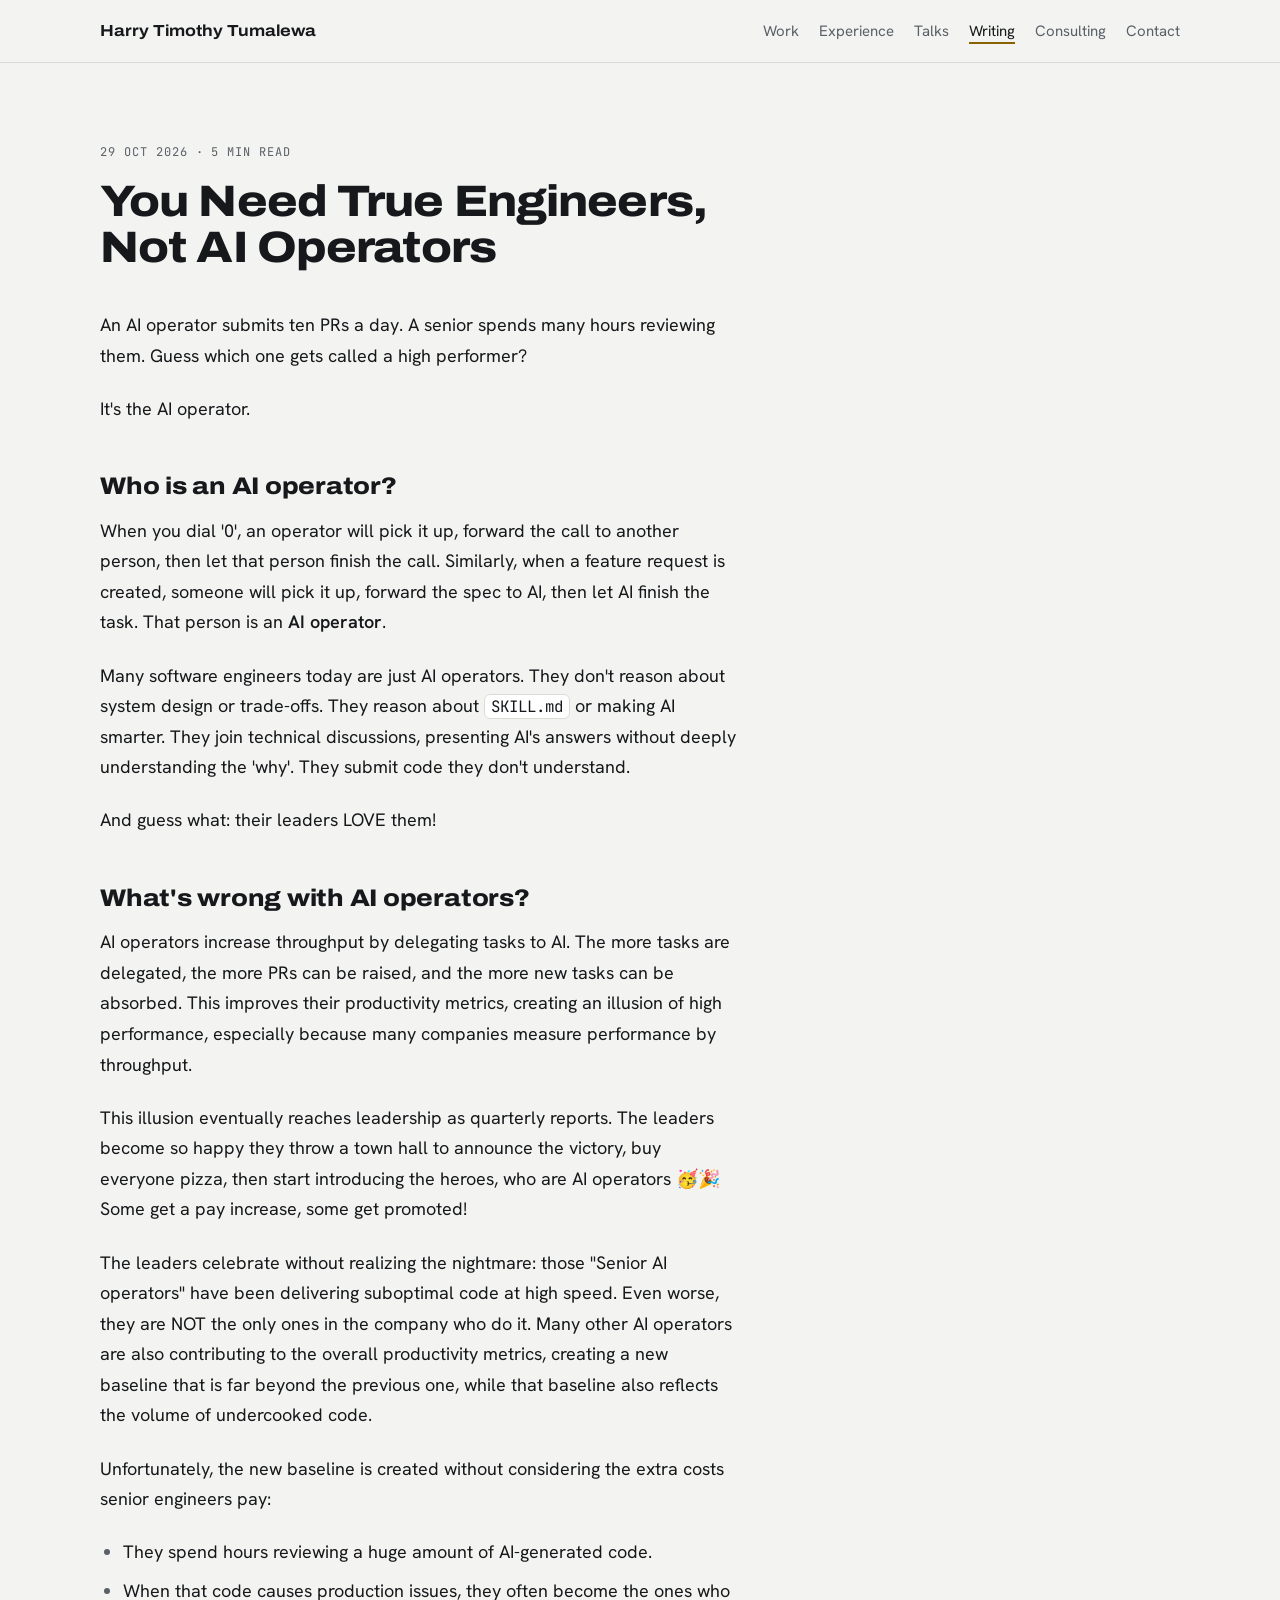
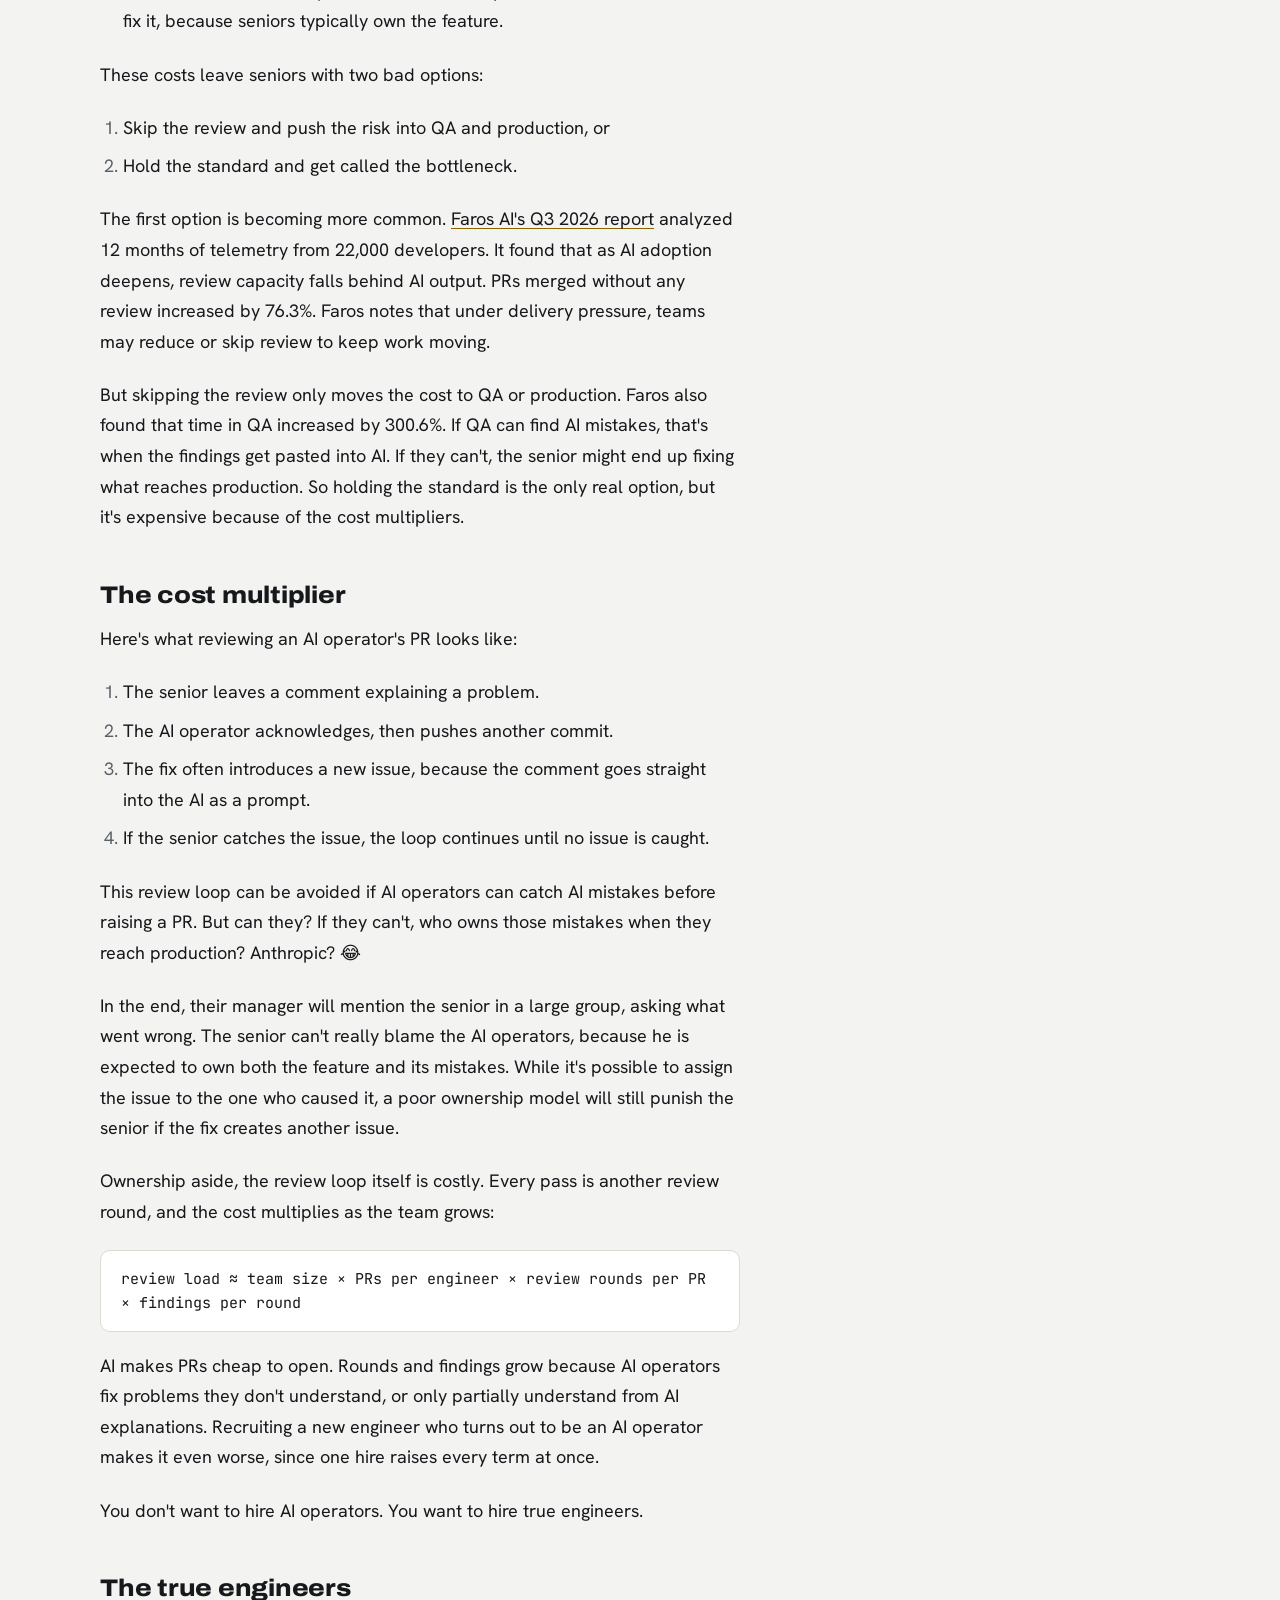
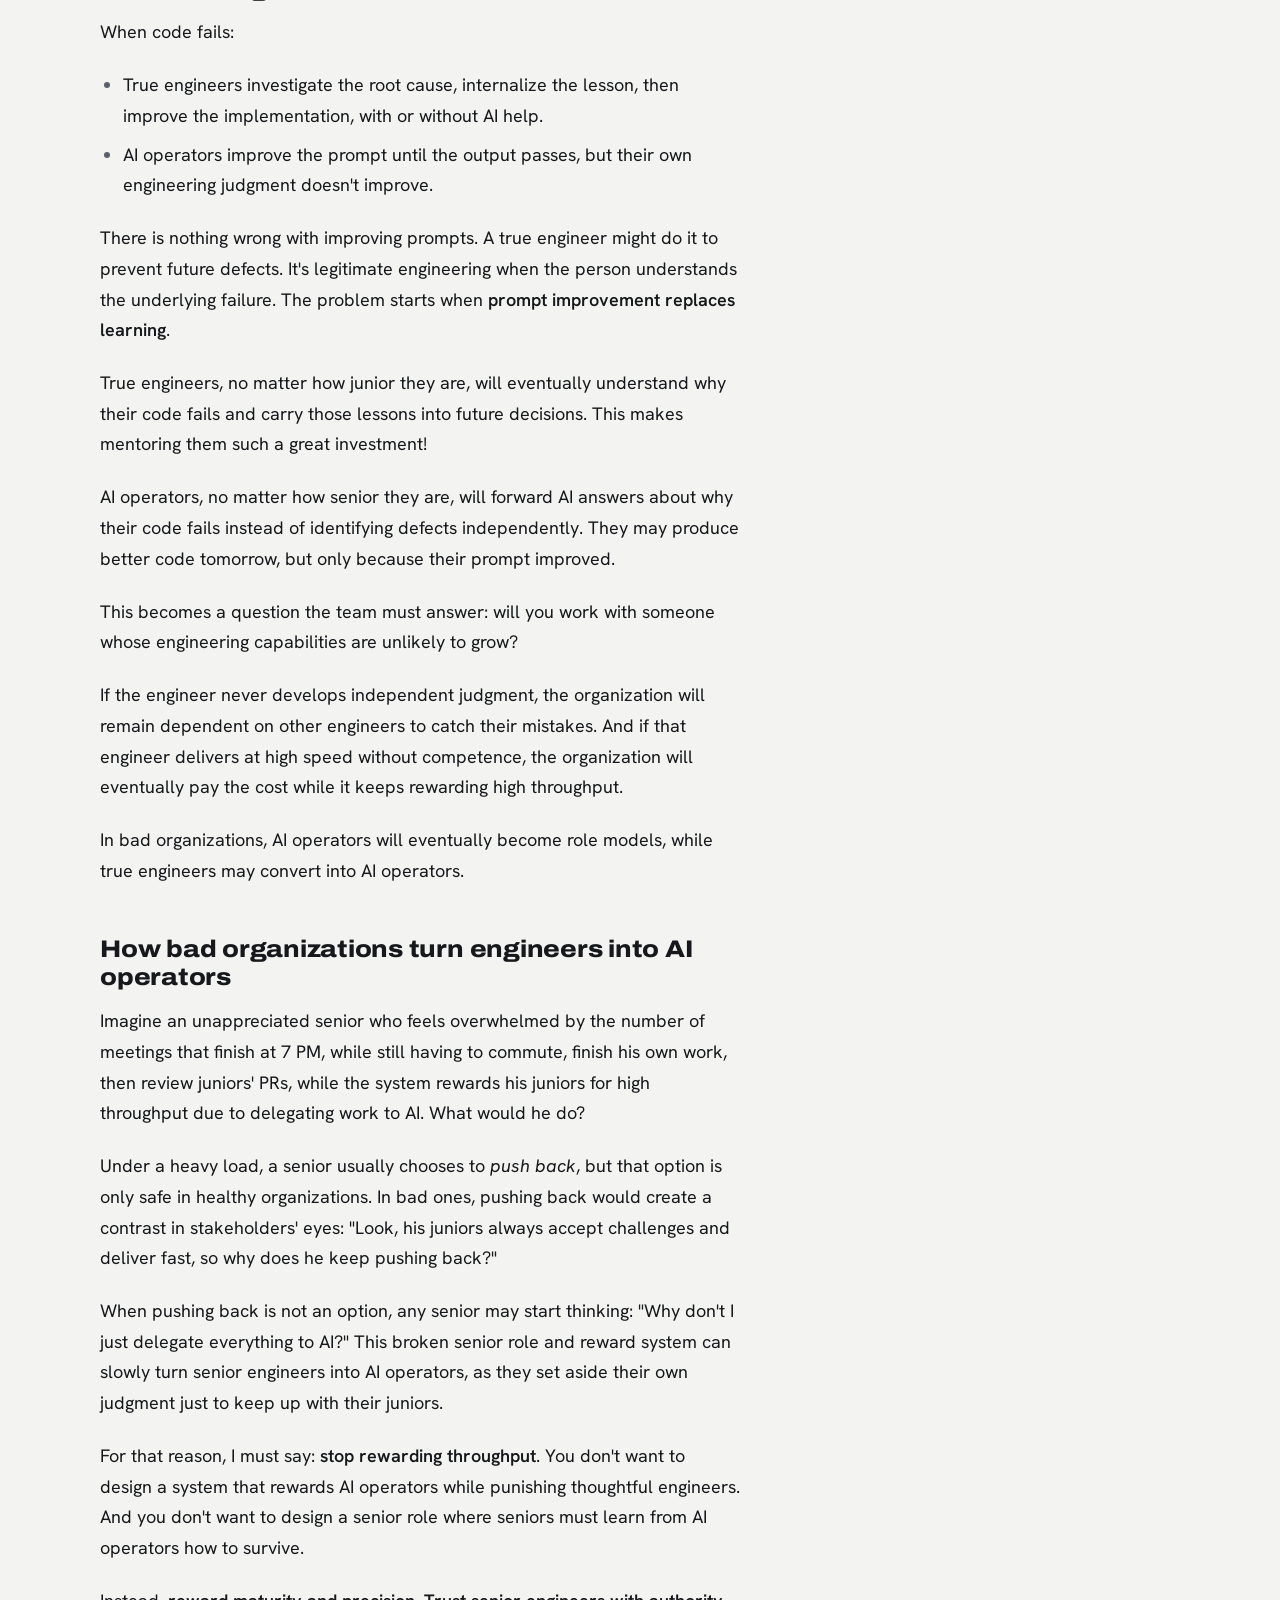
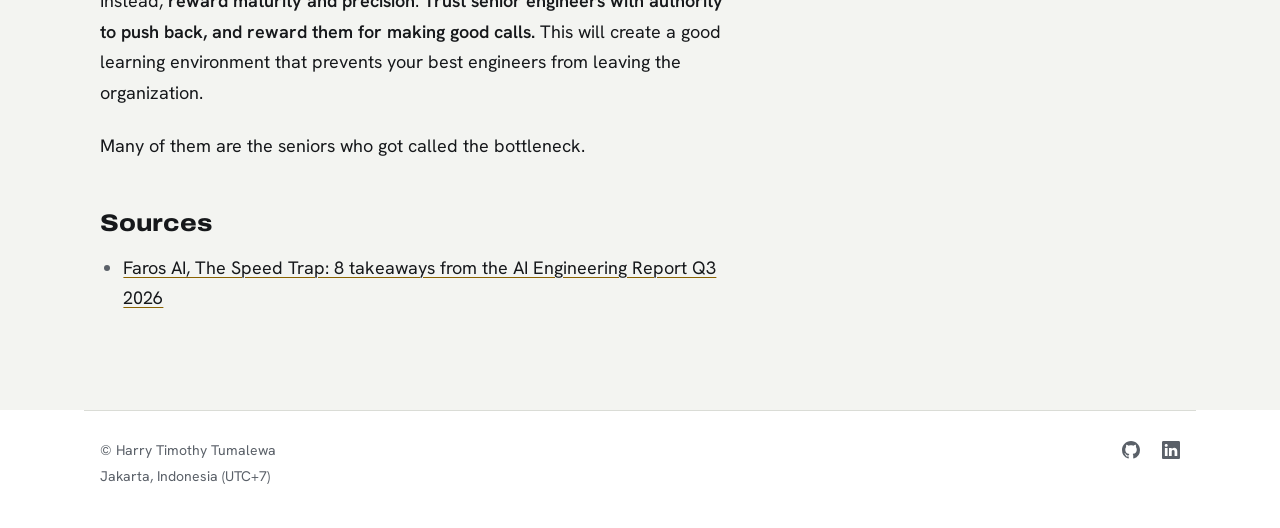
<file: writing/true-engineers/index.html>
<!doctype html>
<html lang="en">
<head>
<meta charset="utf-8">
<meta name="viewport" content="width=device-width,initial-scale=1,viewport-fit=cover">
<title>You Need True Engineers, Not AI Operators</title>
<meta name="description" content="Many software engineers today are just AI operators. They delegate work to AI, delivering suboptimal code at high speed without understanding it.">
<meta property="og:type" content="article">
<meta property="og:url" content="https://harrytmthy.github.io/writing/true-engineers/">
<meta property="og:title" content="You Need True Engineers, Not AI Operators">
<meta property="og:description" content="Many software engineers today are just AI operators. They delegate work to AI, delivering suboptimal code at high speed without understanding it.">
<meta property="og:image" content="https://harrytmthy.github.io/img/og.jpg">
<link rel="icon" href="../../favicon.png">
<link rel="preconnect" href="https://fonts.googleapis.com">
<link rel="preconnect" href="https://fonts.gstatic.com" crossorigin>
<link rel="stylesheet" href="https://fonts.googleapis.com/css2?family=Archivo:wdth,wght@62..125,400..900&family=Hanken+Grotesk:wght@400;500;600&family=JetBrains+Mono:wght@400;500&display=swap">
<link rel="stylesheet" href="../../style.css">
</head>
<body>
<header class="top">
  <div class="wrap">
    <a class="name" href="../../index.html">Harry Timothy Tumalewa</a>
    <nav aria-label="Sections">
      <a href="../../index.html#work">Work</a>
      <a href="../../index.html#experience">Experience</a>
      <a href="../../index.html#talks">Talks</a>
      <a href="../../index.html#writing" aria-current="page">Writing</a>
      <a href="../../index.html#consulting">Consulting</a>
      <a href="../../index.html#contact">Contact</a>
    </nav>
  </div>
</header>

<main>
  <article class="post">
    <div class="wrap">
      <header class="post-head">
        <p class="label"><time datetime="2026-10-29">29 Oct 2026</time> &middot; 5 min read</p>
        <h1>You Need True Engineers, Not AI Operators</h1>
      </header>
      <div class="prose">
<p>An AI operator submits ten PRs a day. A senior spends many hours reviewing them. Guess which one gets called a high performer?</p>
<p>It's the AI operator.</p>
<h2>Who is an AI operator?</h2>
<p>When you dial '0', an operator will pick it up, forward the call to another person, then let that person finish the call. Similarly, when a feature request is created, someone will pick it up, forward the spec to AI, then let AI finish the task. That person is an <strong>AI operator</strong>.</p>
<p>Many software engineers today are just AI operators. They don't reason about system design or trade-offs. They reason about <code>SKILL.md</code> or making AI smarter. They join technical discussions, presenting AI's answers without deeply understanding the 'why'. They submit code they don't understand.</p>
<p>And guess what: their leaders LOVE them!</p>
<h2>What's wrong with AI operators?</h2>
<p>AI operators increase throughput by delegating tasks to AI. The more tasks are delegated, the more PRs can be raised, and the more new tasks can be absorbed. This improves their productivity metrics, creating an illusion of high performance, especially because many companies measure performance by throughput.</p>
<p>This illusion eventually reaches leadership as quarterly reports. The leaders become so happy they throw a town hall to announce the victory, buy everyone pizza, then start introducing the heroes, who are AI operators 🥳🎉 Some get a pay increase, some get promoted!</p>
<p>The leaders celebrate without realizing the nightmare: those "Senior AI operators" have been delivering suboptimal code at high speed. Even worse, they are NOT the only ones in the company who do it. Many other AI operators are also contributing to the overall productivity metrics, creating a new baseline that is far beyond the previous one, while that baseline also reflects the volume of undercooked code.</p>
<p>Unfortunately, the new baseline is created without considering the extra costs senior engineers pay:</p>
<ul>
  <li>They spend hours reviewing a huge amount of AI-generated code.</li>
  <li>When that code causes production issues, they often become the ones who fix it, because seniors typically own the feature.</li>
</ul>
<p>These costs leave seniors with two bad options:</p>
<ol>
  <li>Skip the review and push the risk into QA and production, or</li>
  <li>Hold the standard and get called the bottleneck.</li>
</ol>
<p>The first option is becoming more common. <a href="https://www.faros.ai/blog/ai-speed-trap-takeaways">Faros AI's Q3 2026 report</a> analyzed 12 months of telemetry from 22,000 developers. It found that as AI adoption deepens, review capacity falls behind AI output. PRs merged without any review increased by 76.3%. Faros notes that under delivery pressure, teams may reduce or skip review to keep work moving.</p>
<p>But skipping the review only moves the cost to QA or production. Faros also found that time in QA increased by 300.6%. If QA can find AI mistakes, that's when the findings get pasted into AI. If they can't, the senior might end up fixing what reaches production. So holding the standard is the only real option, but it's expensive because of the cost multipliers.</p>
<h2>The cost multiplier</h2>
<p>Here's what reviewing an AI operator's PR looks like:</p>
<ol>
  <li>The senior leaves a comment explaining a problem.</li>
  <li>The AI operator acknowledges, then pushes another commit.</li>
  <li>The fix often introduces a new issue, because the comment goes straight into the AI as a prompt.</li>
  <li>If the senior catches the issue, the loop continues until no issue is caught.</li>
</ol>
<p>This review loop can be avoided if AI operators can catch AI mistakes before raising a PR. But can they? If they can't, who owns those mistakes when they reach production? Anthropic? 😂</p>
<p>In the end, their manager will mention the senior in a large group, asking what went wrong. The senior can't really blame the AI operators, because he is expected to own both the feature and its mistakes. While it's possible to assign the issue to the one who caused it, a poor ownership model will still punish the senior if the fix creates another issue.</p>
<p>Ownership aside, the review loop itself is costly. Every pass is another review round, and the cost multiplies as the team grows:</p>
<p class="formula">review load ≈ team size × PRs per engineer × review rounds per PR × findings per round</p>
<p>AI makes PRs cheap to open. Rounds and findings grow because AI operators fix problems they don't understand, or only partially understand from AI explanations. Recruiting a new engineer who turns out to be an AI operator makes it even worse, since one hire raises every term at once.</p>
<p>You don't want to hire AI operators. You want to hire true engineers.</p>
<h2>The true engineers</h2>
<p>When code fails:</p>
<ul>
  <li>True engineers investigate the root cause, internalize the lesson, then improve the implementation, with or without AI help.</li>
  <li>AI operators improve the prompt until the output passes, but their own engineering judgment doesn't improve.</li>
</ul>
<p>There is nothing wrong with improving prompts. A true engineer might do it to prevent future defects. It's legitimate engineering when the person understands the underlying failure. The problem starts when <strong>prompt improvement replaces learning</strong>.</p>
<p>True engineers, no matter how junior they are, will eventually understand why their code fails and carry those lessons into future decisions. This makes mentoring them such a great investment!</p>
<p>AI operators, no matter how senior they are, will forward AI answers about why their code fails instead of identifying defects independently. They may produce better code tomorrow, but only because their prompt improved.</p>
<p>This becomes a question the team must answer: will you work with someone whose engineering capabilities are unlikely to grow?</p>
<p>If the engineer never develops independent judgment, the organization will remain dependent on other engineers to catch their mistakes. And if that engineer delivers at high speed without competence, the organization will eventually pay the cost while it keeps rewarding high throughput.</p>
<p>In bad organizations, AI operators will eventually become role models, while true engineers may convert into AI operators.</p>
<h2>How bad organizations turn engineers into AI operators</h2>
<p>Imagine an unappreciated senior who feels overwhelmed by the number of meetings that finish at 7 PM, while still having to commute, finish his own work, then review juniors' PRs, while the system rewards his juniors for high throughput due to delegating work to AI. What would he do?</p>
<p>Under a heavy load, a senior usually chooses to <em>push back</em>, but that option is only safe in healthy organizations. In bad ones, pushing back would create a contrast in stakeholders' eyes: "Look, his juniors always accept challenges and deliver fast, so why does he keep pushing back?"</p>
<p>When pushing back is not an option, any senior may start thinking: "Why don't I just delegate everything to AI?" This broken senior role and reward system can slowly turn senior engineers into AI operators, as they set aside their own judgment just to keep up with their juniors.</p>
<p>For that reason, I must say: <strong>stop rewarding throughput</strong>. You don't want to design a system that rewards AI operators while punishing thoughtful engineers. And you don't want to design a senior role where seniors must learn from AI operators how to survive.</p>
<p>Instead, <strong>reward maturity and precision</strong>. <strong>Trust senior engineers with authority to push back, and reward them for making good calls.</strong> This will create a good learning environment that prevents your best engineers from leaving the organization.</p>
<p>Many of them are the seniors who got called the bottleneck.</p>
<h2>Sources</h2>
<ul>
  <li><a href="https://www.faros.ai/blog/ai-speed-trap-takeaways">Faros AI, The Speed Trap: 8 takeaways from the AI Engineering Report Q3 2026</a></li>
</ul>
      </div>
    </div>
  </article>
</main>

<footer>
  <div class="wrap">
    <div class="foot-col">
      <span>&copy; Harry Timothy Tumalewa</span>
      <span>Jakarta, Indonesia (UTC+7)</span>
    </div>
    <div class="social">
      <a href="https://github.com/harrytmthy" aria-label="GitHub"><svg viewBox="0 0 16 16" aria-hidden="true" focusable="false"><path fill="currentColor" d="M8 0c4.42 0 8 3.58 8 8a8.013 8.013 0 0 1-5.45 7.59c-.4.08-.55-.17-.55-.38 0-.27.01-1.13.01-2.2 0-.75-.25-1.23-.54-1.48 1.78-.2 3.65-.88 3.65-3.95 0-.88-.31-1.59-.82-2.15.08-.2.36-1.02-.08-2.12 0 0-.67-.22-2.2.82-.64-.18-1.32-.27-2-.27-.68 0-1.36.09-2 .27-1.53-1.03-2.2-.82-2.2-.82-.44 1.1-.16 1.92-.08 2.12-.51.56-.82 1.28-.82 2.15 0 3.06 1.86 3.75 3.64 3.95-.23.2-.44.55-.51 1.07-.46.21-1.61.55-2.33-.66-.15-.24-.6-.83-1.23-.82-.67.01-.27.38.01.53.34.19.73.9.82 1.13.16.45.68 1.31 2.69.94 0 .67.01 1.3.01 1.49 0 .21-.15.45-.55.38A7.995 7.995 0 0 1 0 8c0-4.42 3.58-8 8-8Z"/></svg></a>
      <a href="https://www.linkedin.com/in/harrytmthy/" aria-label="LinkedIn"><svg viewBox="0 0 16 16" aria-hidden="true" focusable="false"><path fill="currentColor" d="M0 1.146C0 .513.526 0 1.175 0h13.65C15.474 0 16 .513 16 1.146v13.708c0 .633-.526 1.146-1.175 1.146H1.175C.526 16 0 15.487 0 14.854zm4.943 12.248V6.169H2.542v7.225zm-1.2-8.212c.837 0 1.358-.554 1.358-1.248-.015-.709-.52-1.248-1.342-1.248S2.4 3.226 2.4 3.934c0 .694.521 1.248 1.327 1.248zm4.908 8.212V9.359c0-.216.016-.432.08-.586.173-.431.568-.878 1.232-.878.869 0 1.216.662 1.216 1.634v3.865h2.401V9.25c0-2.22-1.184-3.252-2.764-3.252-1.274 0-1.845.7-2.165 1.193v.025h-.016l.016-.025V6.169h-2.4c.03.678 0 7.225 0 7.225z"/></svg></a>
    </div>
  </div>
</footer>
<script>
(function () {
  var nav = document.querySelector(".top nav");
  var current = nav.querySelector("[aria-current]");
  nav.scrollLeft = current.offsetLeft - nav.offsetLeft - 16;
})();
</script>
</body>
</html>
</file>
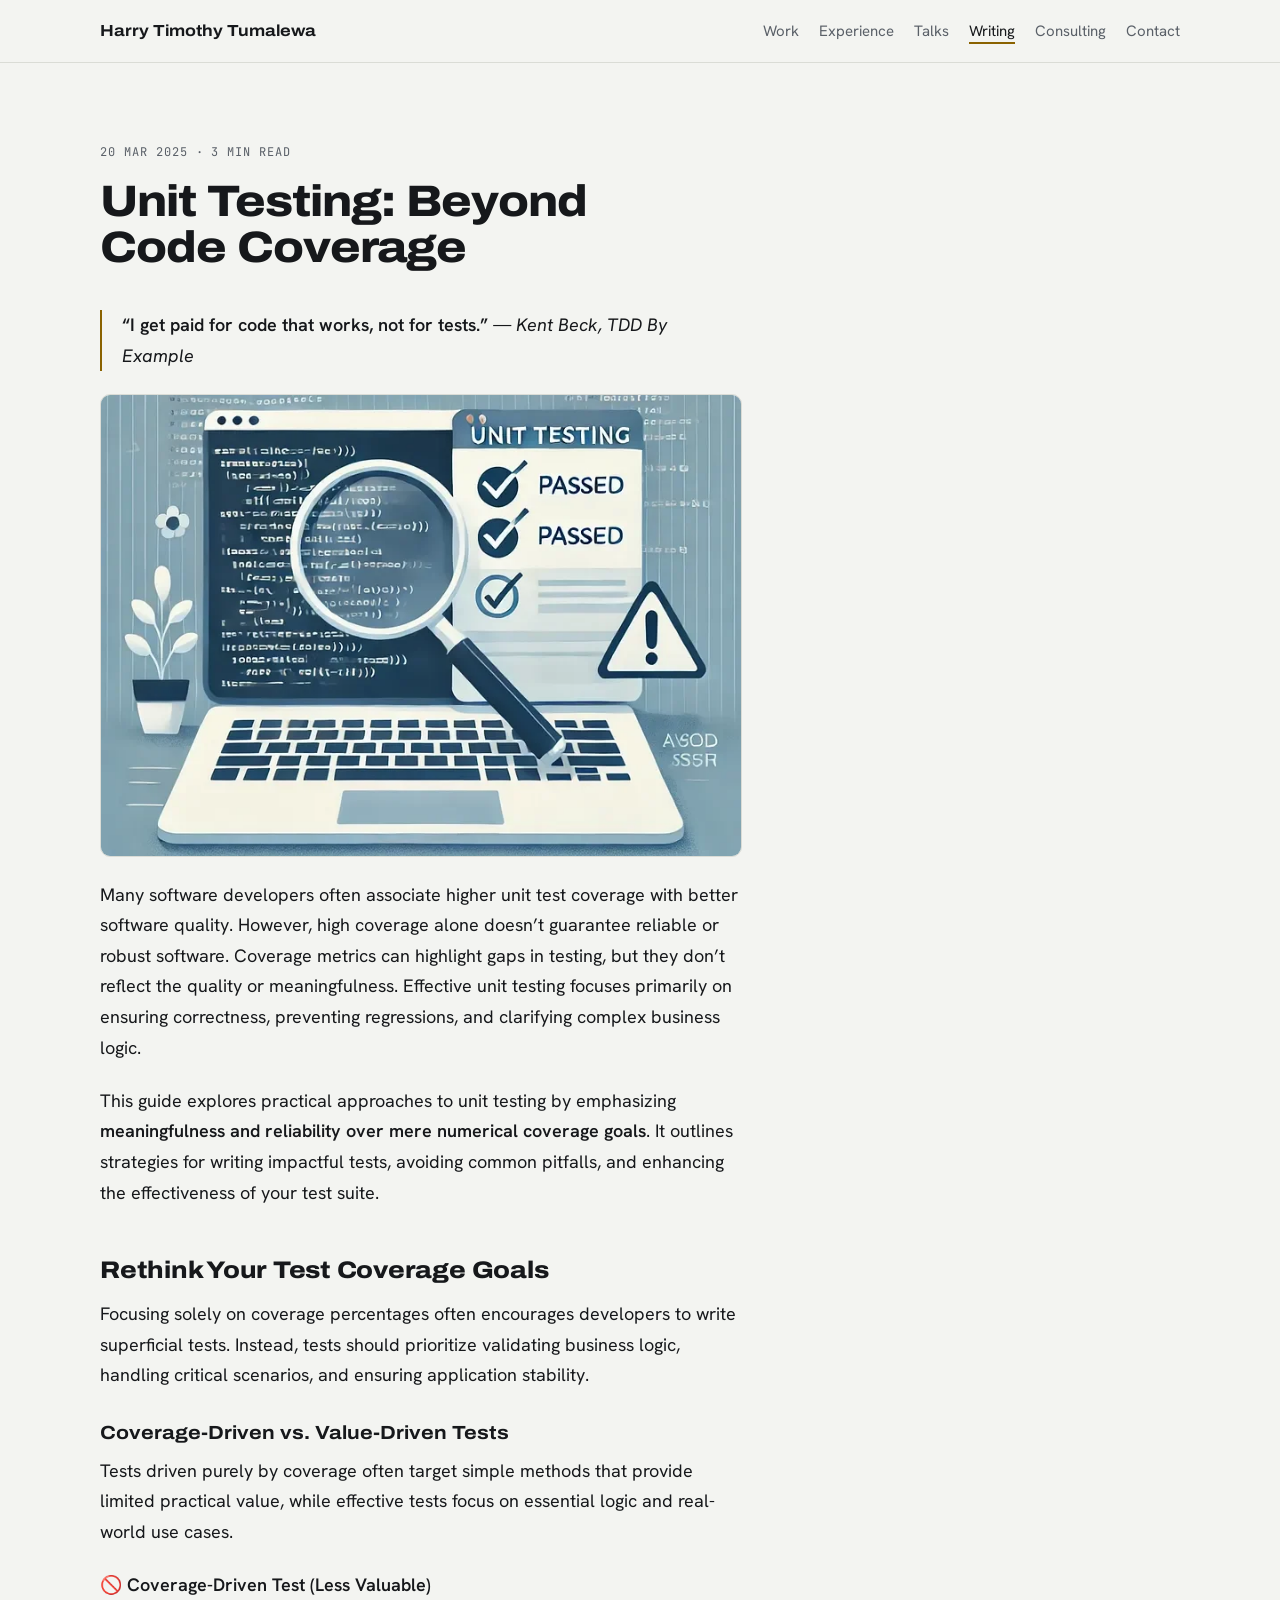
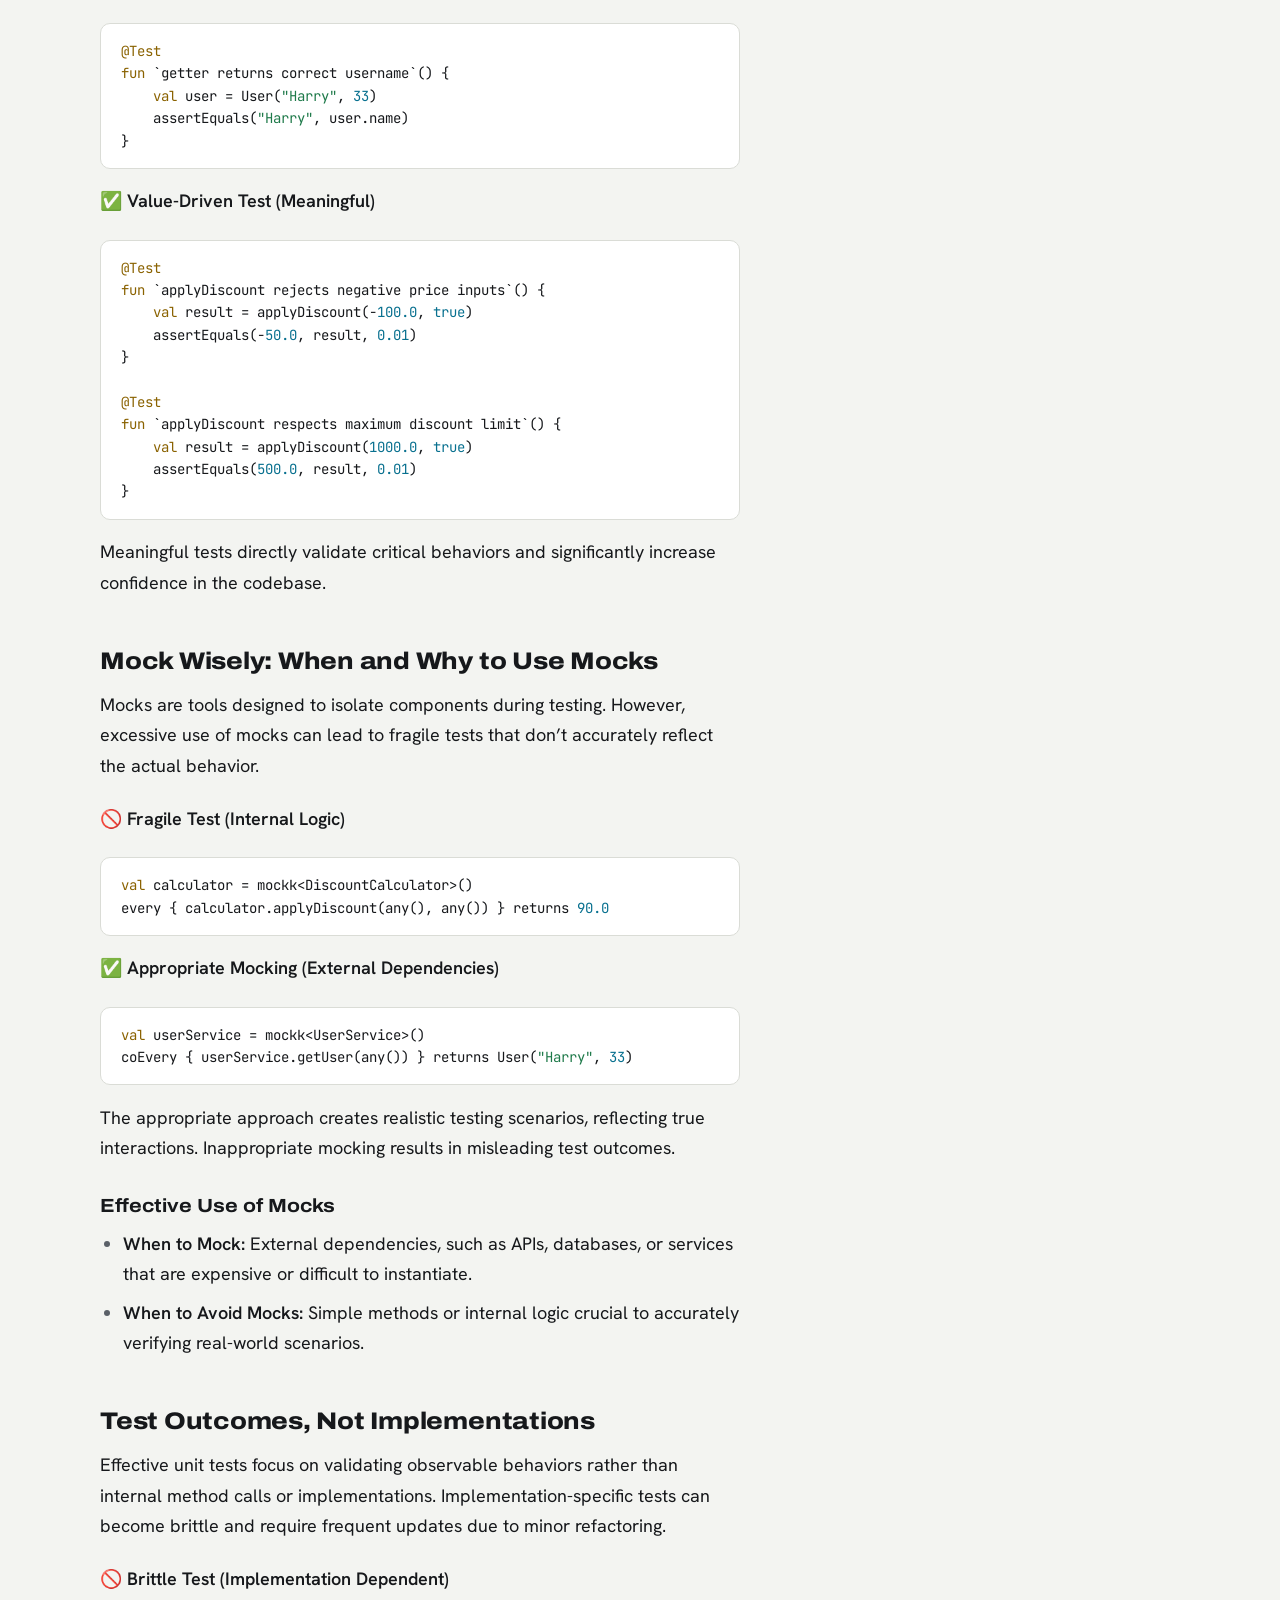
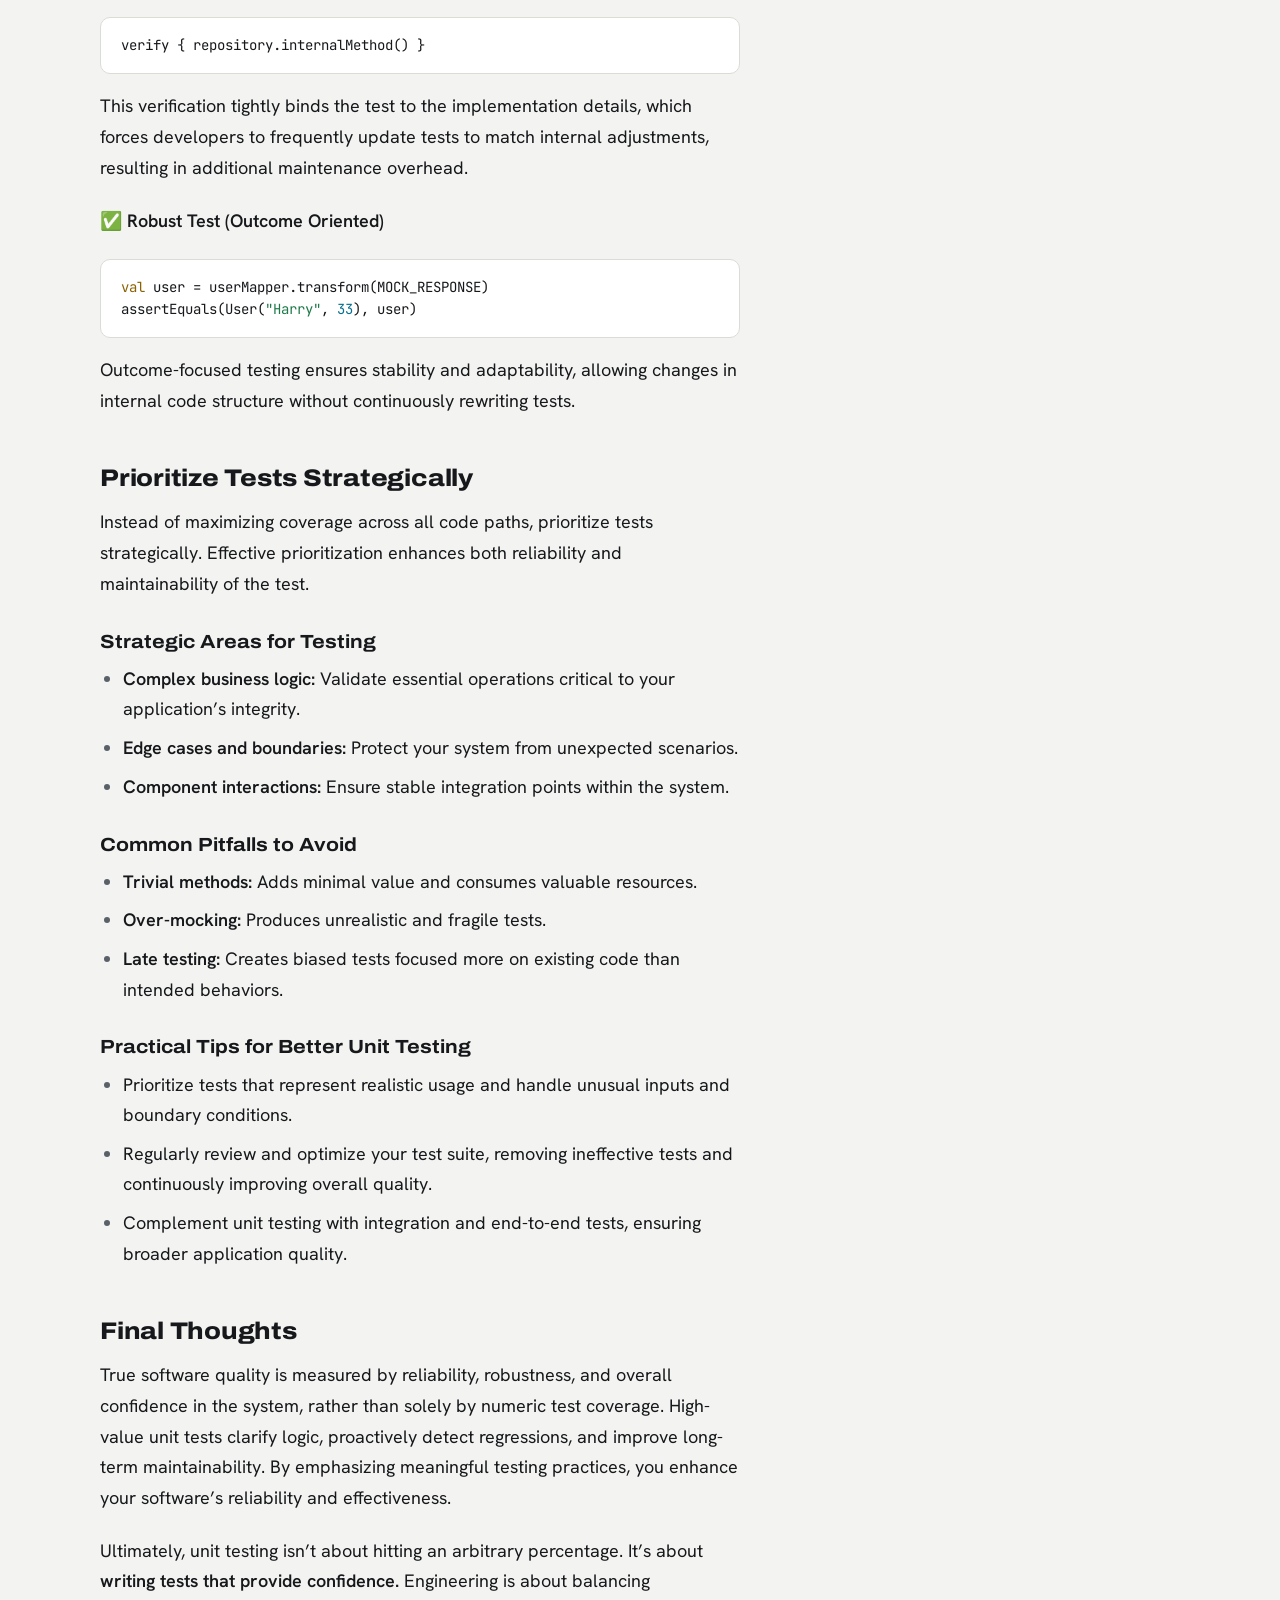
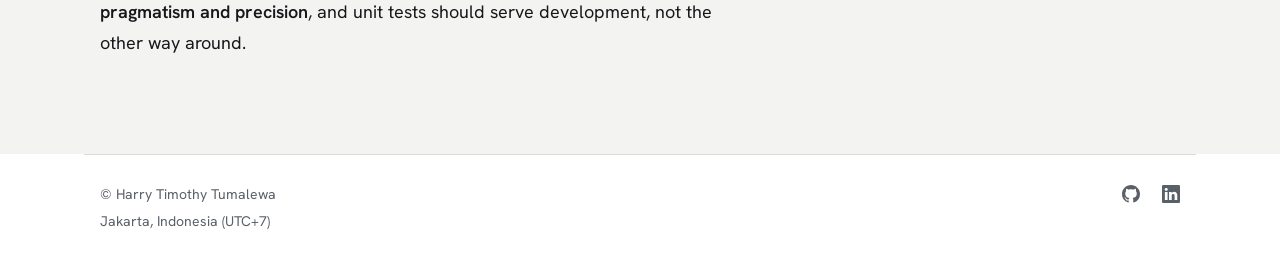
<file: writing/unit-testing/index.html>
<!doctype html>
<html lang="en">
<head>
<meta charset="utf-8">
<meta name="viewport" content="width=device-width,initial-scale=1,viewport-fit=cover">
<title>Unit Testing: Beyond Code Coverage</title>
<meta name="description" content="Higher unit test coverage is often associated with better software quality. However, high coverage alone doesn't guarantee reliable or robust software.">
<meta property="og:type" content="article">
<meta property="og:url" content="https://harrytmthy.github.io/writing/unit-testing/">
<meta property="og:title" content="Unit Testing: Beyond Code Coverage">
<meta property="og:description" content="Higher unit test coverage is often associated with better software quality. However, high coverage alone doesn't guarantee reliable or robust software.">
<meta property="og:image" content="https://harrytmthy.github.io/img/og.jpg">
<link rel="icon" href="../../favicon.png">
<link rel="preconnect" href="https://fonts.googleapis.com">
<link rel="preconnect" href="https://fonts.gstatic.com" crossorigin>
<link rel="stylesheet" href="https://fonts.googleapis.com/css2?family=Archivo:wdth,wght@62..125,400..900&family=Hanken+Grotesk:wght@400;500;600&family=JetBrains+Mono:wght@400;500&display=swap">
<link rel="stylesheet" href="../../style.css">
</head>
<body>
<header class="top">
  <div class="wrap">
    <a class="name" href="../../index.html">Harry Timothy Tumalewa</a>
    <nav aria-label="Sections">
      <a href="../../index.html#work">Work</a>
      <a href="../../index.html#experience">Experience</a>
      <a href="../../index.html#talks">Talks</a>
      <a href="../../index.html#writing" aria-current="page">Writing</a>
      <a href="../../index.html#consulting">Consulting</a>
      <a href="../../index.html#contact">Contact</a>
    </nav>
  </div>
</header>

<main>
  <article class="post">
    <div class="wrap">
      <header class="post-head">
        <p class="label"><time datetime="2025-03-20">20 Mar 2025</time> &middot; 3 min read</p>
        <h1>Unit Testing: Beyond Code Coverage</h1>
      </header>
      <div class="prose">
<blockquote><p><strong>“I get paid for code that works, not for tests.”</strong><em> — Kent Beck, TDD By Example</em></p></blockquote>
<figure><img src="../../img/writing/unit-testing.webp" alt="Illustration of a laptop with code under a magnifying glass, next to a unit testing panel showing passed checks and a warning sign" width="720" height="519"></figure>
<p>Many software developers often associate higher unit test coverage with better software quality. However, high coverage alone doesn’t guarantee reliable or robust software. Coverage metrics can highlight gaps in testing, but they don’t reflect the quality or meaningfulness. Effective unit testing focuses primarily on ensuring correctness, preventing regressions, and clarifying complex business logic.</p>
<p>This guide explores practical approaches to unit testing by emphasizing <strong>meaningfulness and reliability over mere numerical coverage goals</strong>. It outlines strategies for writing impactful tests, avoiding common pitfalls, and enhancing the effectiveness of your test suite.</p>
<h2>Rethink Your Test Coverage Goals</h2>
<p>Focusing solely on coverage percentages often encourages developers to write superficial tests. Instead, tests should prioritize validating business logic, handling critical scenarios, and ensuring application stability.</p>
<h3>Coverage-Driven vs. Value-Driven Tests</h3>
<p>Tests driven purely by coverage often target simple methods that provide limited practical value, while effective tests focus on essential logic and real-world use cases.</p>
<p>🚫 <strong>Coverage-Driven Test (Less Valuable)</strong></p>
<pre><code class="language-kotlin"><span class="hljs-meta">@Test</span>
<span class="hljs-function"><span class="hljs-keyword">fun</span> `getter returns correct username`<span class="hljs-params">()</span></span> {
    <span class="hljs-keyword">val</span> user = User(<span class="hljs-string">"Harry"</span>, <span class="hljs-number">33</span>)
    assertEquals(<span class="hljs-string">"Harry"</span>, user.name)
}</code></pre>
<p>✅ <strong>Value-Driven Test (Meaningful)</strong></p>
<pre><code class="language-kotlin"><span class="hljs-meta">@Test</span>
<span class="hljs-function"><span class="hljs-keyword">fun</span> `applyDiscount rejects negative price inputs`<span class="hljs-params">()</span></span> {
    <span class="hljs-keyword">val</span> result = applyDiscount(-<span class="hljs-number">100.0</span>, <span class="hljs-literal">true</span>)
    assertEquals(-<span class="hljs-number">50.0</span>, result, <span class="hljs-number">0.01</span>)
}

<span class="hljs-meta">@Test</span>
<span class="hljs-function"><span class="hljs-keyword">fun</span> `applyDiscount respects maximum discount limit`<span class="hljs-params">()</span></span> {
    <span class="hljs-keyword">val</span> result = applyDiscount(<span class="hljs-number">1000.0</span>, <span class="hljs-literal">true</span>)
    assertEquals(<span class="hljs-number">500.0</span>, result, <span class="hljs-number">0.01</span>)
}</code></pre>
<p>Meaningful tests directly validate critical behaviors and significantly increase confidence in the codebase.</p>
<h2>Mock Wisely: When and Why to Use Mocks</h2>
<p>Mocks are tools designed to isolate components during testing. However, excessive use of mocks can lead to fragile tests that don’t accurately reflect the actual behavior.</p>
<p>🚫 <strong>Fragile Test (Internal Logic)</strong></p>
<pre><code class="language-kotlin"><span class="hljs-keyword">val</span> calculator = mockk&lt;DiscountCalculator&gt;()
every { calculator.applyDiscount(any(), any()) } returns <span class="hljs-number">90.0</span></code></pre>
<p>✅ <strong>Appropriate Mocking (External Dependencies)</strong></p>
<pre><code class="language-kotlin"><span class="hljs-keyword">val</span> userService = mockk&lt;UserService&gt;()
coEvery { userService.getUser(any()) } returns User(<span class="hljs-string">"Harry"</span>, <span class="hljs-number">33</span>)</code></pre>
<p>The appropriate approach creates realistic testing scenarios, reflecting true interactions. Inappropriate mocking results in misleading test outcomes.</p>
<h3>Effective Use of Mocks</h3>
<ul>
  <li><strong>When to Mock:</strong> External dependencies, such as APIs, databases, or services that are expensive or difficult to instantiate.</li>
  <li><strong>When to Avoid Mocks:</strong> Simple methods or internal logic crucial to accurately verifying real-world scenarios.</li>
</ul>
<h2>Test Outcomes, Not Implementations</h2>
<p>Effective unit tests focus on validating observable behaviors rather than internal method calls or implementations. Implementation-specific tests can become brittle and require frequent updates due to minor refactoring.</p>
<p>🚫 <strong>Brittle Test (Implementation Dependent)</strong></p>
<pre><code class="language-kotlin">verify { repository.internalMethod() }</code></pre>
<p>This verification tightly binds the test to the implementation details, which forces developers to frequently update tests to match internal adjustments, resulting in additional maintenance overhead.</p>
<p>✅ <strong>Robust Test (Outcome Oriented)</strong></p>
<pre><code class="language-kotlin"><span class="hljs-keyword">val</span> user = userMapper.transform(MOCK_RESPONSE)
assertEquals(User(<span class="hljs-string">"Harry"</span>, <span class="hljs-number">33</span>), user)</code></pre>
<p>Outcome-focused testing ensures stability and adaptability, allowing changes in internal code structure without continuously rewriting tests.</p>
<h2>Prioritize Tests Strategically</h2>
<p>Instead of maximizing coverage across all code paths, prioritize tests strategically. Effective prioritization enhances both reliability and maintainability of the test.</p>
<h3>Strategic Areas for Testing</h3>
<ul>
  <li><strong>Complex business logic:</strong> Validate essential operations critical to your application’s integrity.</li>
  <li><strong>Edge cases and boundaries:</strong> Protect your system from unexpected scenarios.</li>
  <li><strong>Component interactions:</strong> Ensure stable integration points within the system.</li>
</ul>
<h3>Common Pitfalls to Avoid</h3>
<ul>
  <li><strong>Trivial methods:</strong> Adds minimal value and consumes valuable resources.</li>
  <li><strong>Over-mocking:</strong> Produces unrealistic and fragile tests.</li>
  <li><strong>Late testing:</strong> Creates biased tests focused more on existing code than intended behaviors.</li>
</ul>
<h3>Practical Tips for Better Unit Testing</h3>
<ul>
  <li>Prioritize tests that represent realistic usage and handle unusual inputs and boundary conditions.</li>
  <li>Regularly review and optimize your test suite, removing ineffective tests and continuously improving overall quality.</li>
  <li>Complement unit testing with integration and end-to-end tests, ensuring broader application quality.</li>
</ul>
<h2>Final Thoughts</h2>
<p>True software quality is measured by reliability, robustness, and overall confidence in the system, rather than solely by numeric test coverage. High-value unit tests clarify logic, proactively detect regressions, and improve long-term maintainability. By emphasizing meaningful testing practices, you enhance your software’s reliability and effectiveness.</p>
<p>Ultimately, unit testing isn’t about hitting an arbitrary percentage. It’s about <strong>writing tests that provide confidence.</strong> Engineering is about balancing <strong>pragmatism and precision</strong>, and unit tests should serve development, not the other way around.</p>
      </div>
    </div>
  </article>
</main>

<footer>
  <div class="wrap">
    <div class="foot-col">
      <span>&copy; Harry Timothy Tumalewa</span>
      <span>Jakarta, Indonesia (UTC+7)</span>
    </div>
    <div class="social">
      <a href="https://github.com/harrytmthy" aria-label="GitHub"><svg viewBox="0 0 16 16" aria-hidden="true" focusable="false"><path fill="currentColor" d="M8 0c4.42 0 8 3.58 8 8a8.013 8.013 0 0 1-5.45 7.59c-.4.08-.55-.17-.55-.38 0-.27.01-1.13.01-2.2 0-.75-.25-1.23-.54-1.48 1.78-.2 3.65-.88 3.65-3.95 0-.88-.31-1.59-.82-2.15.08-.2.36-1.02-.08-2.12 0 0-.67-.22-2.2.82-.64-.18-1.32-.27-2-.27-.68 0-1.36.09-2 .27-1.53-1.03-2.2-.82-2.2-.82-.44 1.1-.16 1.92-.08 2.12-.51.56-.82 1.28-.82 2.15 0 3.06 1.86 3.75 3.64 3.95-.23.2-.44.55-.51 1.07-.46.21-1.61.55-2.33-.66-.15-.24-.6-.83-1.23-.82-.67.01-.27.38.01.53.34.19.73.9.82 1.13.16.45.68 1.31 2.69.94 0 .67.01 1.3.01 1.49 0 .21-.15.45-.55.38A7.995 7.995 0 0 1 0 8c0-4.42 3.58-8 8-8Z"/></svg></a>
      <a href="https://www.linkedin.com/in/harrytmthy/" aria-label="LinkedIn"><svg viewBox="0 0 16 16" aria-hidden="true" focusable="false"><path fill="currentColor" d="M0 1.146C0 .513.526 0 1.175 0h13.65C15.474 0 16 .513 16 1.146v13.708c0 .633-.526 1.146-1.175 1.146H1.175C.526 16 0 15.487 0 14.854zm4.943 12.248V6.169H2.542v7.225zm-1.2-8.212c.837 0 1.358-.554 1.358-1.248-.015-.709-.52-1.248-1.342-1.248S2.4 3.226 2.4 3.934c0 .694.521 1.248 1.327 1.248zm4.908 8.212V9.359c0-.216.016-.432.08-.586.173-.431.568-.878 1.232-.878.869 0 1.216.662 1.216 1.634v3.865h2.401V9.25c0-2.22-1.184-3.252-2.764-3.252-1.274 0-1.845.7-2.165 1.193v.025h-.016l.016-.025V6.169h-2.4c.03.678 0 7.225 0 7.225z"/></svg></a>
    </div>
  </div>
</footer>
<script>
(function () {
  var nav = document.querySelector(".top nav");
  var current = nav.querySelector("[aria-current]");
  nav.scrollLeft = current.offsetLeft - nav.offsetLeft - 16;
})();
</script>
</body>
</html>
</file>
<file: style.css>
:root {
  --paper: #f3f4f1;
  --surface: #ffffff;
  --ink: #16181b;
  --muted: #5a6068;
  --rule: #dadcd6;
  --accent: #8a6200;
  --stitch: #8a6200;
  --safebox: #08708f;
  --ok: #1f7a4a;
  --error: #b3261e;
  --f-display: "Archivo", "Helvetica Neue", Arial, sans-serif;
  --f-body: "Hanken Grotesk", system-ui, -apple-system, "Segoe UI", sans-serif;
  --f-mono: "JetBrains Mono", ui-monospace, SFMono-Regular, Menlo, monospace;
}
@media (prefers-color-scheme: dark) {
  :root:not([data-theme="light"]) {
    --paper: #0f1113; --surface: #16191c; --ink: #eceee9; --muted: #9ba2a9; --rule: #262a2f;
    --accent: #f2c230; --stitch: #f2c230; --safebox: #3cc8f0; --ok: #4fd08a; --error: #ff6b6b;
    color-scheme: dark;
  }
}
:root[data-theme="dark"] {
  --paper: #0f1113; --surface: #16191c; --ink: #eceee9; --muted: #9ba2a9; --rule: #262a2f;
  --accent: #f2c230; --stitch: #f2c230; --safebox: #3cc8f0; --ok: #4fd08a; --error: #ff6b6b;
  color-scheme: dark;
}

:root { color-scheme: light; box-sizing: border-box; padding-top: env(safe-area-inset-top, 0px); padding-bottom: env(safe-area-inset-bottom, 0px); }
body {
  margin: 0;
  background: var(--paper);
  color: var(--ink);
  font: 400 1.0625rem/1.6 var(--f-body);
  -webkit-font-smoothing: antialiased;
}
img { max-width: 100%; }
.wrap {
  max-width: 1080px;
  margin: 0 auto;
  padding-left: max(16px, env(safe-area-inset-left, 0px));
  padding-right: max(16px, env(safe-area-inset-right, 0px));
}
a { color: inherit; text-underline-offset: 3px; text-decoration-thickness: 1px; }
a:hover { color: var(--accent); }
:focus-visible { outline: 2px solid var(--accent); outline-offset: 3px; border-radius: 2px; }

.mono { font-family: var(--f-mono); font-size: 0.8125rem; letter-spacing: 0.02em; }
.label { font-family: var(--f-mono); font-size: 0.75rem; letter-spacing: 0.08em; text-transform: uppercase; color: var(--muted); }

/* Top bar */
html { scroll-padding-top: calc(env(safe-area-inset-top, 0px) + var(--header-h, 64px) + 8px); }
body::before { content: ""; position: fixed; inset: 0 0 auto; height: env(safe-area-inset-top, 0px); z-index: 30; background: var(--paper); }
.top { position: sticky; top: env(safe-area-inset-top, 0px); z-index: 20; background: var(--paper); border-bottom: 1px solid var(--rule); }
.top .wrap { display: flex; flex-wrap: wrap; align-items: center; justify-content: space-between; gap: 8px 24px; padding-block: 18px; }
.top .name { font-family: var(--f-display); font-weight: 700; font-stretch: 112%; font-size: 1rem; text-decoration: none; }
.top nav { display: flex; flex-wrap: wrap; gap: 4px 20px; }
.top nav a { text-decoration: none; color: var(--muted); font-size: 0.9375rem; }
.top nav a:hover { color: var(--ink); }
.top nav a[aria-current] { color: var(--ink); text-decoration: underline; text-decoration-color: var(--accent); text-decoration-thickness: 2px; text-underline-offset: 6px; }

/* Hero */
.hero .wrap { padding-block: clamp(56px, 9vw, 112px) clamp(48px, 7vw, 88px); display: grid; grid-template-columns: minmax(0, 1fr) minmax(220px, 340px); align-items: center; gap: 28px 48px; }
.hero-text { display: grid; gap: 28px; min-width: 0; }
.portrait { display: block; width: 100%; height: auto; aspect-ratio: 4 / 5; object-fit: cover; object-position: 50% 0; border-radius: 16px; border: 1px solid var(--rule); }
.hero h1 {
  margin: 0;
  font-family: var(--f-display);
  font-weight: 900;
  font-stretch: 125%;
  font-size: clamp(2.25rem, 6.4vw, 5.25rem);
  line-height: 0.92;
  letter-spacing: -0.035em;
  text-wrap: balance;
}
.hero h1 .dot { color: var(--accent); }
.hero .label { color: var(--ink); }
.lead { margin: 0; max-width: 40rem; font-size: clamp(1.0625rem, 1.6vw, 1.25rem); color: var(--ink); }
.status { display: inline-flex; align-items: center; gap: 10px; font-size: 0.9375rem; color: var(--muted); }
.status .pulse { width: 8px; height: 8px; border-radius: 50%; background: var(--ok); box-shadow: 0 0 0 4px color-mix(in srgb, var(--ok) 22%, transparent); flex: none; }
.actions { display: flex; flex-wrap: wrap; gap: 10px; }
.btn {
  display: inline-flex; align-items: center; gap: 8px;
  padding: 11px 18px; border: 1px solid var(--rule); border-radius: 999px;
  text-decoration: none; font-weight: 500; font-size: 0.9375rem; background: var(--surface);
}
.btn.primary { background: var(--ink); color: var(--paper); border-color: var(--ink); }
.btn.primary:hover { background: var(--accent); border-color: var(--accent); color: var(--paper); }

/* Sections */
section { border-top: 1px solid var(--rule); }
section > .wrap { display: grid; grid-template-columns: minmax(0, 1fr); gap: 24px; padding-block: clamp(48px, 7vw, 80px); }
section h2 { margin: 0; }
section h2.label { display: flex; align-items: center; gap: 12px; color: var(--ink); }
section h2.label::before { content: ""; width: 24px; height: 2px; background: var(--accent); }
section.arrived { animation: arrived 1.5s ease-out; }
@keyframes arrived { 0%, 40% { background-color: color-mix(in srgb, var(--accent) 12%, transparent); } }
.body { min-width: 0; display: grid; gap: 28px; }
.intro { margin: 0; max-width: 40rem; font-size: 1.125rem; }

/* Projects */
.projects { display: grid; grid-template-columns: repeat(2, minmax(0, 1fr)); gap: 32px; }
.project { display: grid; gap: 14px; align-content: start; min-width: 0; }
.project img { width: 100%; max-width: 100%; height: auto; aspect-ratio: 2 / 1; object-fit: cover; border-radius: 10px; border: 1px solid var(--rule); background: #0f1113; display: block; }
.project h3 { margin: 0; display: flex; align-items: baseline; gap: 10px; flex-wrap: wrap; font-family: var(--f-display); font-weight: 800; font-stretch: 115%; font-size: 1.5rem; letter-spacing: -0.01em; }
.project h3 .mono { color: var(--muted); font-weight: 400; }
.project p { margin: 0; color: var(--ink); }
.tags { display: flex; flex-wrap: wrap; gap: 6px; padding: 0; margin: 0; list-style: none; }
.tags li { font-family: var(--f-mono); font-size: 0.75rem; padding: 3px 9px; border-radius: 6px; border: 1px solid var(--rule); color: var(--muted); }
.project.stitch .tags li:first-child { color: var(--stitch); border-color: currentColor; }
.project.safebox .tags li:first-child { color: var(--safebox); border-color: currentColor; }
.banner { display: block; padding: 0; border: 0; border-radius: 10px; background: none; cursor: zoom-in; }
.banner:hover img { border-color: var(--ink); }
.project-text { position: relative; display: grid; gap: 14px; }
.project h3 a { display: inline-flex; align-items: baseline; gap: 10px; flex-wrap: wrap; color: inherit; text-decoration: none; }
.project-link::after { content: ""; position: absolute; inset: -8px; border-radius: 10px; }
.project-link:focus-visible { outline: none; }
.project-link:focus-visible::after { outline: 2px solid var(--accent); }
.ext { width: 16px; height: 16px; align-self: center; color: var(--muted); }
.project-text:hover .project-link, .project-text:hover .ext { color: var(--accent); }
.work-body { gap: 56px; }
.group { display: grid; gap: 20px; min-width: 0; }
.group > h3 { margin: 0; }

/* Production app cards */
.apps { display: grid; grid-template-columns: repeat(auto-fit, minmax(176px, 1fr)); gap: 16px; }
.app {
  position: relative; display: grid; gap: 6px; align-content: start; min-width: 0;
  padding: 16px; border: 1px solid var(--rule); border-radius: 12px;
  background: var(--surface); color: var(--ink); font: inherit; text-align: left; cursor: pointer;
  transition: border-color 0.15s ease, transform 0.15s ease;
}
.app:hover { border-color: var(--ink); }
.app:hover .open { color: var(--ink); border-color: var(--ink); }
.icon { display: block; width: 48px; height: 48px; border-radius: 12px; border: 1px solid var(--rule); object-fit: cover; flex: none; }
.app .icon { margin-bottom: 10px; }
.open {
  position: absolute; top: 14px; right: 14px; width: 26px; height: 26px; border-radius: 50%;
  display: grid; place-items: center; border: 1px solid var(--rule); color: var(--muted);
  transition: color 0.15s ease, border-color 0.15s ease;
}
.open svg { width: 14px; height: 14px; }
.app-name { font-weight: 600; display: flex; flex-wrap: wrap; align-items: baseline; gap: 4px 8px; }
.rating, .downloads { font-family: var(--f-mono); font-size: 0.8125rem; color: var(--muted); font-weight: 400; }
.rating { display: inline-block; white-space: nowrap; }
.star { width: 1em; height: 1em; margin-right: 4px; vertical-align: -0.125em; }

/* Story dialog */
dialog.story {
  width: min(640px, calc(100% - 32px)); max-height: min(85vh, 760px); padding: 0;
  border: 1px solid var(--rule); border-radius: 16px; background: var(--surface); color: var(--ink);
  overflow: auto; overscroll-behavior: contain;
}
dialog.story::backdrop { background: rgba(8, 10, 12, 0.55); }
dialog.lightbox { width: fit-content; max-width: min(1200px, calc(100% - 32px)); padding: 0; border: 0; background: transparent; overflow: visible; }
dialog.lightbox::backdrop { background: rgba(8, 10, 12, 0.8); }
.lightbox img { display: block; max-width: 100%; max-height: calc(100dvh - 64px); height: auto; border-radius: 12px; cursor: zoom-out; }
.story-inner { display: grid; gap: 24px; padding: 24px; }
.story-head { display: flex; align-items: center; gap: 16px; padding-right: 40px; }
.story-head .icon { width: 56px; height: 56px; border-radius: 14px; }
.story-head h3 { margin: 0; font-family: var(--f-display); font-weight: 800; font-stretch: 112%; font-size: 1.5rem; line-height: 1.15; text-wrap: balance; }
.story-stats { margin: 2px 0 0; font-family: var(--f-mono); font-size: 0.8125rem; color: var(--muted); }
.story-close {
  position: absolute; top: 16px; right: 16px; width: 32px; height: 32px; border-radius: 50%;
  display: grid; place-items: center; border: 1px solid var(--rule); background: var(--surface); color: var(--ink); cursor: pointer;
}
.story-close:hover { border-color: var(--ink); }
.story-close svg { width: 14px; height: 14px; }
.story-intro { margin: 0; max-width: 40rem; }
.story-part { display: grid; gap: 8px; }
.story-part h4 { margin: 0; }
.story-part p { margin: 0; max-width: 40rem; }
.story-text { display: grid; gap: 12px; }
.story-link { justify-self: start; font-family: var(--f-mono); font-size: 0.8125rem; color: var(--muted); }

/* Consulting */
.areas { display: grid; grid-template-columns: repeat(2, minmax(0, 1fr)); gap: 32px; }
.area { display: grid; gap: 10px; align-content: start; padding-top: 16px; border-top: 2px solid var(--ink); }
.area h3 { margin: 0; font-family: var(--f-display); font-weight: 800; font-stretch: 112%; font-size: 1.25rem; }
.area ul { margin: 0; padding-left: 1.6em; list-style-type: "\2705  "; display: grid; gap: 6px; color: var(--ink); }
.areas + .group { margin-top: 28px; }
.steps { margin: 0; padding-left: 1.6em; display: grid; gap: 6px; max-width: 40rem; }
.steps li::marker { font-family: var(--f-mono); font-size: 0.8125rem; color: var(--muted); }

/* Timeline rows */
.rows { display: grid; margin: 0; padding: 0; list-style: none; }
.rows li { display: grid; grid-template-columns: 9.5rem minmax(0, 1fr); gap: 4px 24px; padding-block: 16px; border-bottom: 1px solid var(--rule); }
.rows li:first-child { padding-top: 0; }
.rows .when { font-family: var(--f-mono); font-size: 0.8125rem; color: var(--muted); padding-top: 3px; font-variant-numeric: tabular-nums; }
.rows .what { display: grid; gap: 2px; min-width: 0; max-width: 40rem; }
.rows .role { font-weight: 600; }
.rows .org { color: var(--muted); }
.rows .did { margin: 4px 0 0; }
.talks li { grid-template-columns: 9.5rem 200px minmax(0, 1fr); align-items: start; }
.shot img { display: block; box-sizing: border-box; width: 100%; height: auto; aspect-ratio: 16 / 9; object-fit: cover; border-radius: 8px; border: 1px solid var(--rule); background: #0f1113; }

/* Contact: shares one band with the footer */
#contact, footer { background: var(--surface); }
.cta, .post h1 { margin: 0; font-family: var(--f-display); font-weight: 800; font-stretch: 112%; font-size: clamp(1.75rem, 4vw, 2.75rem); line-height: 1.05; letter-spacing: -0.02em; text-wrap: balance; }
.form { display: grid; gap: 20px; max-width: 40rem; }
.form fieldset { margin: 0; padding: 0; border: 0; display: flex; flex-wrap: wrap; gap: 8px 24px; }
.form legend, .field label { padding: 0; margin-bottom: 8px; font-weight: 600; font-size: 0.9375rem; }
.form fieldset label { display: inline-flex; align-items: center; gap: 8px; cursor: pointer; }
.form input[type="radio"] { margin: 0; accent-color: var(--accent); }
.field { display: grid; }
.field input, .field textarea { font: inherit; color: inherit; background: var(--paper); border: 1px solid var(--muted); border-radius: 8px; padding: 10px 12px; }
.field input:focus-visible, .field textarea:focus-visible { border-radius: 8px; }
.field textarea { resize: vertical; }
.form [aria-invalid="true"] { border-color: var(--error); }
button.btn { font-family: inherit; cursor: pointer; }
.btn:disabled { opacity: 0.6; cursor: progress; }
[data-fs-error], [data-fs-success] { display: none; margin: 0; color: var(--error); }
[data-fs-success] { color: var(--ok); overflow-wrap: anywhere; }
[data-fs-active] { display: block; }
.result > [data-fs-active] { padding-top: 20px; }
.field [data-fs-error] { margin-top: 6px; font-size: 0.875rem; }

footer .wrap { padding-block: 28px 40px; border-top: 1px solid var(--rule); display: flex; flex-wrap: wrap; justify-content: space-between; gap: 16px 24px; color: var(--muted); font-size: 0.875rem; }
.foot-col { display: grid; gap: 4px; }
.social { display: flex; margin-top: -9px; margin-right: -11px; }
.social a { display: grid; place-items: center; width: 40px; height: 40px; border-radius: 50%; color: var(--muted); }
.social a:hover { color: var(--ink); }
.social svg { width: 18px; height: 18px; }

@media (max-width: 760px) {
  .top .wrap { flex-wrap: nowrap; gap: 16px; padding-block: 10px; }
  .top .name { flex: none; font-size: 0.9375rem; }
  .top nav { flex-wrap: nowrap; min-width: 0; overflow-x: auto; white-space: nowrap; padding-block: 4px 8px; scrollbar-width: none; }
  .top nav::-webkit-scrollbar { display: none; }
  .hero .wrap { grid-template-columns: minmax(0, 1fr); }
  .portrait { order: -1; width: min(200px, 55%); }
  .projects, .areas { grid-template-columns: minmax(0, 1fr); }
  .rows li { grid-template-columns: minmax(0, 1fr); }
}
@media (prefers-reduced-motion: no-preference) {
  html { scroll-behavior: smooth; }
  .status .pulse { animation: pulse 2.4s ease-in-out infinite; }
  @keyframes pulse { 50% { box-shadow: 0 0 0 7px color-mix(in srgb, var(--ok) 0%, transparent); } }
}

/* Writing rows: the whole row opens the article */
.posts li { position: relative; }
.post-link { color: inherit; text-decoration: none; }
.post-link::after { content: ""; position: absolute; inset: 0; }
.post-link:focus-visible { outline: none; }
.post-link:focus-visible::after { outline: 2px solid var(--accent); outline-offset: 4px; border-radius: 4px; }
.posts li:hover .post-link { color: var(--accent); }

/* Article page */
.post h1 { font-size: clamp(1.875rem, 4vw, 2.75rem); }
.post .wrap { padding-block: clamp(40px, 7vw, 80px) clamp(56px, 8vw, 96px); }
.post-head, .prose { max-width: 40rem; }
.post-head { display: grid; gap: 16px; margin-bottom: 40px; }
.post-head > * { margin: 0; }
.prose { font-size: 1.125rem; line-height: 1.7; }
.prose > * { margin: 0 0 1.25em; }
.prose > :last-child { margin-bottom: 0; }
.prose h2 { margin: 2em 0 0.6em; font-family: var(--f-display); font-weight: 800; font-stretch: 112%; font-size: 1.5rem; line-height: 1.2; letter-spacing: -0.01em; }
.prose ul, .prose ol { padding-left: 1.3em; display: grid; gap: 8px; }
.prose li::marker { color: var(--muted); }
.prose strong { font-weight: 600; }
.prose a { text-decoration-color: var(--accent); }
.prose code { font-family: var(--f-mono); font-size: 0.875em; padding: 1px 6px; border: 1px solid var(--rule); border-radius: 6px; background: var(--surface); }
.prose .formula { font-family: var(--f-mono); font-size: 0.9375rem; line-height: 1.6; padding: 16px 20px; border: 1px solid var(--rule); border-radius: 10px; background: var(--surface); }
.prose h3 { margin: 1.6em 0 0.5em; font-family: var(--f-display); font-weight: 700; font-stretch: 112%; font-size: 1.1875rem; line-height: 1.3; }
.prose blockquote { padding-left: 20px; border-left: 2px solid var(--accent); }
.prose blockquote p { margin: 0; }
.prose figure img { display: block; width: 100%; height: auto; border: 1px solid var(--rule); border-radius: 10px; }
.prose pre { overflow-x: auto; padding: 16px 20px; border: 1px solid var(--rule); border-radius: 10px; background: var(--surface); font-family: var(--f-mono); font-size: 0.875rem; line-height: 1.6; }
.prose pre code { padding: 0; border: 0; border-radius: 0; background: none; font-size: inherit; }
.hljs-keyword, .hljs-meta { color: var(--accent); }
.hljs-string { color: var(--ok); }
.hljs-number, .hljs-literal { color: var(--safebox); }
</file>
